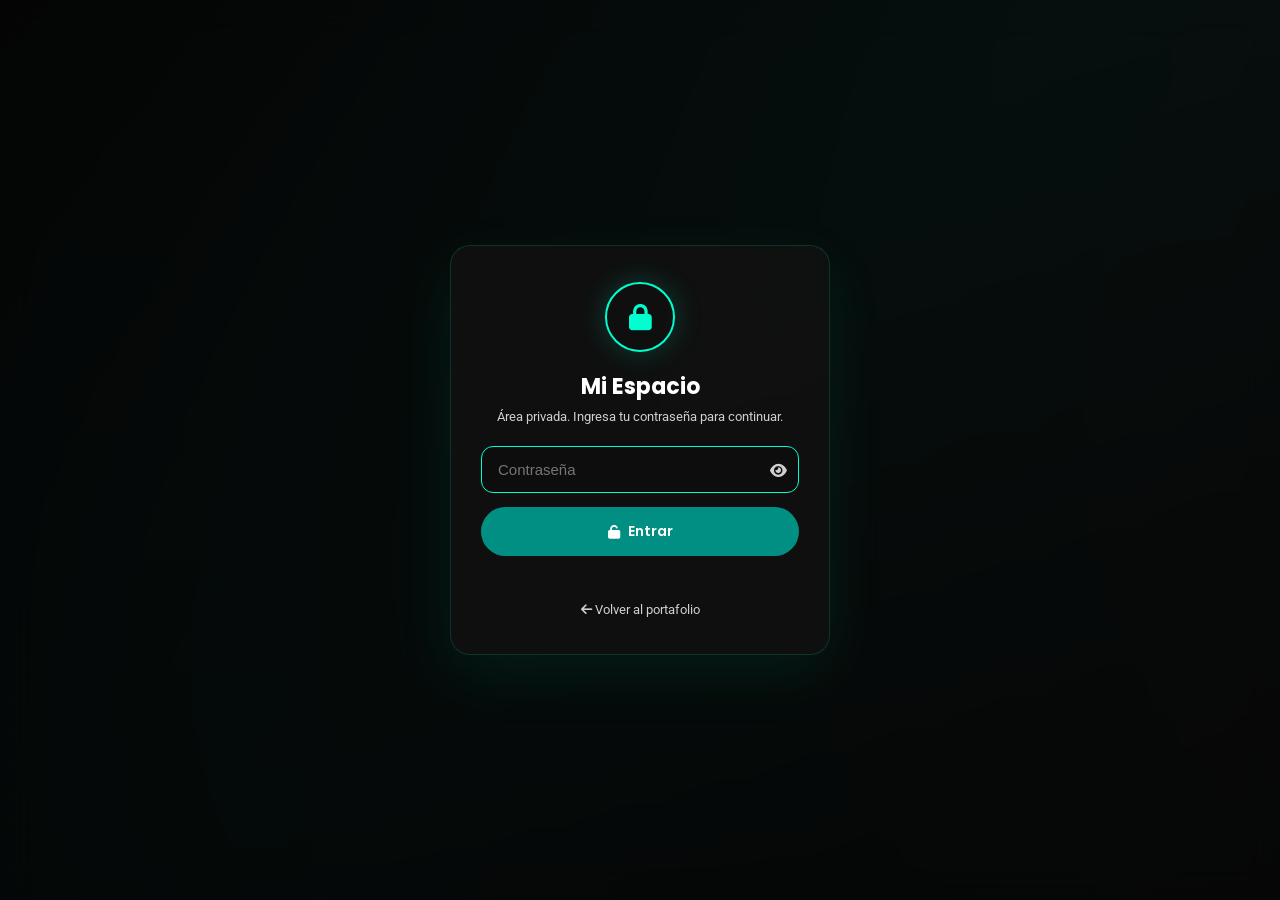
<file: privado.html>
<!DOCTYPE html>
<html lang="es">
<head>
<meta charset="UTF-8">
<meta name="viewport" content="width=device-width, initial-scale=1.0">
<meta name="robots" content="noindex, nofollow">
<title>Mi Espacio | Aldo DC</title>
<link href="https://fonts.googleapis.com/css2?family=Poppins:wght@400;600;700&family=Roboto:wght@300;400;500&display=swap" rel="stylesheet">
<link rel="stylesheet" href="https://cdnjs.cloudflare.com/ajax/libs/font-awesome/6.0.0/css/all.min.css">
<style>
:root{--accent:#00ffd0;--btn:#008f82;--btn-h:#00c7b4;--card:rgba(17,17,17,.72);--border:rgba(0,255,208,.15);--text:#cfcfcf;--h:'Poppins',sans-serif;--b:'Roboto',sans-serif;}
*{margin:0;padding:0;box-sizing:border-box;}
body{background:#050505;color:#fff;font-family:var(--b);min-height:100vh;overflow-x:hidden;}
button{font-family:var(--h);cursor:pointer;}

/* ── FONDO ── */
#bg{position:fixed;inset:0;z-index:-2;background:linear-gradient(135deg,#050505 0%,#0b2a27 50%,#1a1a1a 100%);background-size:cover;background-position:center;transition:background-image .6s;}
#bg-overlay{position:fixed;inset:0;z-index:-1;background:linear-gradient(180deg,rgba(0,0,0,.25),rgba(0,0,0,.65));}

/* ── BLOQUEO ── */
#lock{position:fixed;inset:0;z-index:100;display:flex;align-items:center;justify-content:center;padding:20px;background:rgba(5,5,5,.6);backdrop-filter:blur(18px);}
#lock.hidden{display:none;}
.lock-card{width:100%;max-width:380px;background:rgba(17,17,17,.9);border:1px solid var(--border);border-radius:20px;padding:36px 30px;text-align:center;box-shadow:0 20px 60px rgba(0,255,208,.08);}
.lock-icon{width:70px;height:70px;margin:0 auto 18px;border-radius:50%;border:2px solid var(--accent);display:flex;align-items:center;justify-content:center;font-size:26px;color:var(--accent);box-shadow:0 0 30px rgba(0,255,208,.2);}
.lock-card h1{font-family:var(--h);font-size:22px;margin-bottom:6px;}
.lock-card p{color:var(--text);font-size:13px;margin-bottom:22px;}
.pw-wrap{position:relative;margin-bottom:14px;}
.pw-wrap input{width:100%;background:#0d0d0d;border:1px solid var(--border);border-radius:12px;padding:14px 46px 14px 16px;color:#fff;font-size:15px;outline:none;transition:border-color .3s;}
.pw-wrap input:focus{border-color:var(--accent);}
.pw-toggle{position:absolute;right:12px;top:50%;transform:translateY(-50%);background:none;border:none;color:var(--text);font-size:15px;}
.btn{display:inline-flex;align-items:center;justify-content:center;gap:8px;padding:12px 22px;border-radius:50px;border:2px solid transparent;font-size:14px;font-weight:600;transition:all .3s;text-decoration:none;}
.btn-primary{background:var(--btn);color:#fff;}
.btn-primary:hover{background:var(--btn-h);transform:translateY(-2px);}
.btn-outline{background:transparent;border-color:var(--btn);color:var(--accent);}
.btn-outline:hover{background:var(--btn);color:#fff;}
.btn-ghost{background:rgba(255,255,255,.06);color:#fff;border-color:rgba(255,255,255,.1);}
.btn-ghost:hover{border-color:var(--accent);}
.btn-danger{background:transparent;border-color:rgba(255,95,86,.4);color:#ff7b73;}
.btn-danger:hover{background:rgba(255,95,86,.15);}
.btn-sm{padding:8px 14px;font-size:12px;}
.lock-card .btn{width:100%;}
.lock-error{color:#ff7b73;font-size:13px;min-height:18px;margin-top:12px;}
.shake{animation:shake .4s;}
@keyframes shake{0%,100%{transform:translateX(0)}25%{transform:translateX(-8px)}75%{transform:translateX(8px)}}
.lock-back{display:inline-block;margin-top:16px;color:var(--text);font-size:13px;text-decoration:none;}
.lock-back:hover{color:var(--accent);}

/* ── NAV ── */
nav{position:sticky;top:0;z-index:50;display:flex;justify-content:space-between;align-items:center;gap:12px;padding:14px 40px;background:rgba(5,5,5,.75);backdrop-filter:blur(12px);border-bottom:1px solid var(--border);}
.nav-logo{font-family:var(--h);font-weight:700;color:var(--accent);letter-spacing:2px;text-decoration:none;font-size:18px;}
.tabs{display:flex;gap:6px;background:rgba(255,255,255,.05);padding:4px;border-radius:50px;}
.tab{background:none;border:none;color:var(--text);padding:8px 18px;border-radius:50px;font-size:13px;font-weight:600;display:flex;align-items:center;gap:8px;transition:all .25s;}
.tab.active{background:var(--btn);color:#fff;}
.nav-actions{display:flex;gap:8px;}
.icon-btn{width:38px;height:38px;border-radius:50%;background:rgba(255,255,255,.06);border:1px solid rgba(255,255,255,.1);color:#fff;display:inline-flex;align-items:center;justify-content:center;transition:all .25s;text-decoration:none;font-size:14px;}
.icon-btn:hover{border-color:var(--accent);color:var(--accent);}

.panel{display:none;max-width:1150px;margin:0 auto;padding:40px 40px 60px;}
.panel.active{display:block;animation:fade .4s ease;}
@keyframes fade{from{opacity:0;transform:translateY(10px)}to{opacity:1;transform:none}}

/* ── MI ESPACIO ── */
.hero-space{min-height:calc(100vh - 180px);display:flex;flex-direction:column;justify-content:center;}
.clock{font-family:var(--h);font-size:88px;font-weight:700;line-height:1;text-shadow:0 4px 30px rgba(0,0,0,.5);}
.date{font-size:18px;color:var(--text);margin:8px 0 28px;text-transform:capitalize;}
.greet{font-family:var(--h);font-size:30px;font-weight:600;margin-bottom:6px;}
.greet span{color:var(--accent);}
.quote-box{max-width:620px;background:var(--card);backdrop-filter:blur(10px);border-left:3px solid var(--accent);border-radius:0 12px 12px 0;padding:16px 20px;margin:20px 0 28px;}
.quote-box p{font-style:italic;color:var(--text);line-height:1.7;outline:none;}
.quote-box small{display:block;margin-top:8px;font-size:11px;color:rgba(255,255,255,.4);}
.space-grid{display:grid;grid-template-columns:repeat(auto-fit,minmax(240px,1fr));gap:16px;}
.glass{background:var(--card);backdrop-filter:blur(10px);border:1px solid var(--border);border-radius:16px;padding:20px;}
.glass h3{font-family:var(--h);font-size:14px;margin-bottom:12px;display:flex;align-items:center;gap:8px;}
.glass h3 i{color:var(--accent);}
.stat-big{font-family:var(--h);font-size:34px;font-weight:700;color:var(--accent);}
.muted{color:var(--text);font-size:13px;}
.bg-actions{display:flex;flex-wrap:wrap;gap:8px;}
.recent-list{list-style:none;display:flex;flex-direction:column;gap:8px;}
.recent-list li{font-size:13px;color:var(--text);padding:8px 10px;background:rgba(255,255,255,.04);border-radius:8px;cursor:pointer;white-space:nowrap;overflow:hidden;text-overflow:ellipsis;}
.recent-list li:hover{color:#fff;background:rgba(0,255,208,.08);}

/* ── NOTAS ── */
.notes-head{display:flex;flex-wrap:wrap;gap:12px;justify-content:space-between;align-items:center;margin-bottom:24px;}
.notes-head h2{font-family:var(--h);font-size:26px;}
.notes-head h2 span{color:var(--accent);font-size:15px;margin-left:8px;}
.notes-tools{display:flex;flex-wrap:wrap;gap:8px;align-items:center;}
.search{position:relative;}
.search i{position:absolute;left:14px;top:50%;transform:translateY(-50%);color:var(--text);font-size:13px;}
.search input{background:var(--card);backdrop-filter:blur(10px);border:1px solid var(--border);border-radius:50px;padding:10px 16px 10px 38px;color:#fff;outline:none;width:220px;}
.search input:focus{border-color:var(--accent);}
.filters{display:flex;gap:6px;flex-wrap:wrap;margin-bottom:20px;}
.filter{background:var(--card);border:1px solid rgba(255,255,255,.1);color:var(--text);padding:6px 14px;border-radius:50px;font-size:12px;}
.filter.active{border-color:var(--accent);color:var(--accent);}
.notes-grid{display:grid;grid-template-columns:repeat(auto-fill,minmax(250px,1fr));gap:16px;}
.note{position:relative;background:var(--card);backdrop-filter:blur(10px);border:1px solid rgba(255,255,255,.08);border-top:4px solid var(--c,#00ffd0);border-radius:14px;padding:18px;display:flex;flex-direction:column;gap:8px;min-height:150px;cursor:pointer;transition:all .25s;}
.note:hover{transform:translateY(-4px);border-color:rgba(255,255,255,.18);border-top-color:var(--c);}
.note h4{font-family:var(--h);font-size:15px;padding-right:24px;word-break:break-word;}
.note p{font-size:13px;color:var(--text);line-height:1.6;white-space:pre-wrap;word-break:break-word;flex:1;display:-webkit-box;-webkit-line-clamp:6;-webkit-box-orient:vertical;overflow:hidden;}
.note .meta{display:flex;justify-content:space-between;align-items:center;font-size:11px;color:rgba(255,255,255,.4);}
.note .tag-cat{padding:2px 8px;border-radius:20px;background:rgba(255,255,255,.06);}
.note .pin{position:absolute;top:14px;right:14px;color:var(--accent);font-size:13px;}
.empty{grid-column:1/-1;text-align:center;padding:60px 20px;color:var(--text);}
.empty i{font-size:42px;color:var(--accent);margin-bottom:14px;display:block;opacity:.6;}

/* ── MODAL ── */
.modal{position:fixed;inset:0;z-index:90;display:none;align-items:center;justify-content:center;padding:20px;background:rgba(0,0,0,.7);backdrop-filter:blur(6px);}
.modal.open{display:flex;}
.modal-card{width:100%;max-width:560px;max-height:92vh;overflow:auto;background:#111;border:1px solid var(--border);border-radius:18px;padding:26px;}
.modal-card h3{font-family:var(--h);margin-bottom:18px;}
.field{display:flex;flex-direction:column;gap:6px;margin-bottom:14px;}
.field label{font-size:11px;font-family:var(--h);letter-spacing:1px;text-transform:uppercase;color:var(--text);}
.field input,.field textarea,.field select{background:#0d0d0d;border:1px solid var(--border);border-radius:10px;padding:12px 14px;color:#fff;font-family:var(--b);font-size:14px;outline:none;}
.field input:focus,.field textarea:focus,.field select:focus{border-color:var(--accent);}
.field textarea{min-height:180px;resize:vertical;line-height:1.6;}
.row{display:grid;grid-template-columns:1fr 1fr;gap:12px;}
.colors{display:flex;gap:8px;flex-wrap:wrap;padding-top:4px;}
.color{width:28px;height:28px;border-radius:50%;border:2px solid transparent;cursor:pointer;}
.color.sel{border-color:#fff;box-shadow:0 0 0 2px rgba(255,255,255,.2);}
.check{display:flex;align-items:center;gap:8px;font-size:13px;color:var(--text);margin-bottom:18px;cursor:pointer;}
.modal-actions{display:flex;flex-wrap:wrap;gap:8px;justify-content:space-between;}
.modal-actions div{display:flex;gap:8px;}

.toast{position:fixed;bottom:24px;left:50%;transform:translateX(-50%) translateY(80px);background:#111;border:1px solid var(--accent);color:#fff;padding:12px 20px;border-radius:50px;font-size:13px;z-index:200;transition:transform .3s;}
.toast.show{transform:translateX(-50%) translateY(0);}

@media(max-width:768px){
  nav{padding:12px 16px;flex-wrap:wrap;}
  .tabs{order:3;width:100%;justify-content:center;}
  .panel{padding:28px 16px 50px;}
  .clock{font-size:60px;}
  .greet{font-size:24px;}
  .search input{width:100%;}
  .search,.notes-tools{width:100%;}
  .row{grid-template-columns:1fr;}
}
</style>
</head>
<body>

<div id="bg"></div><div id="bg-overlay"></div>

<!-- ══ PANTALLA DE CONTRASEÑA ══ -->
<div id="lock">
  <form class="lock-card" id="lock-form" autocomplete="off">
    <div class="lock-icon"><i class="fas fa-lock"></i></div>
    <h1>Mi Espacio</h1>
    <p>Área privada. Ingresa tu contraseña para continuar.</p>
    <div class="pw-wrap">
      <input type="password" id="pw" placeholder="Contraseña" autofocus>
      <button type="button" class="pw-toggle" onclick="togglePw('pw',this)"><i class="fas fa-eye"></i></button>
    </div>
    <button type="submit" class="btn btn-primary"><i class="fas fa-unlock"></i> Entrar</button>
    <div class="lock-error" id="lock-error"></div>
    <a href="index.html" class="lock-back"><i class="fas fa-arrow-left"></i> Volver al portafolio</a>
  </form>
</div>

<!-- ══ CONTENIDO PRIVADO ══ -->
<div id="app" hidden>
  <nav>
    <a href="index.html" class="nav-logo">ALDO DC</a>
    <div class="tabs">
      <button class="tab active" data-tab="espacio"><i class="fas fa-home"></i> Mi espacio</button>
      <button class="tab" data-tab="notas"><i class="fas fa-sticky-note"></i> Notas</button>
    </div>
    <div class="nav-actions">
      <button class="icon-btn" title="Cambiar contraseña" onclick="openModal('pw-modal')"><i class="fas fa-key"></i></button>
      <button class="icon-btn" title="Bloquear" onclick="bloquear()"><i class="fas fa-lock"></i></button>
      <a class="icon-btn" title="Volver al portafolio" href="index.html"><i class="fas fa-arrow-left"></i></a>
    </div>
  </nav>

  <!-- APARTADO 1: ESPACIO CON FONDO -->
  <section class="panel active" id="espacio">
    <div class="hero-space">
      <div class="clock" id="clock">00:00</div>
      <div class="date" id="date"></div>
      <div class="greet" id="greet">Hola, <span>Aldo</span></div>
      <div class="quote-box">
        <p id="frase" contenteditable="true" spellcheck="false">Escribe aquí tu frase o meta del momento…</p>
        <small><i class="fas fa-pen"></i> Haz clic en el texto para editarlo · se guarda solo</small>
      </div>
      <div class="space-grid">
        <div class="glass">
          <h3><i class="fas fa-image"></i> Imagen de fondo</h3>
          <p class="muted" style="margin-bottom:12px">Sube cualquier foto; se guarda en este navegador.</p>
          <div class="bg-actions">
            <label class="btn btn-primary btn-sm"><i class="fas fa-upload"></i> Cambiar fondo
              <input type="file" accept="image/*" id="bg-file" hidden>
            </label>
            <button class="btn btn-ghost btn-sm" onclick="resetBg()"><i class="fas fa-undo"></i> Original</button>
          </div>
        </div>
        <div class="glass">
          <h3><i class="fas fa-sticky-note"></i> Mis notas</h3>
          <div class="stat-big" id="count-notes">0</div>
          <p class="muted" id="count-pinned">0 fijadas</p>
        </div>
        <div class="glass">
          <h3><i class="fas fa-clock"></i> Recientes</h3>
          <ul class="recent-list" id="recent"></ul>
        </div>
      </div>
    </div>
  </section>

  <!-- APARTADO 2: NOTAS -->
  <section class="panel" id="notas">
    <div class="notes-head">
      <h2>Mis Notas<span id="notes-total"></span></h2>
      <div class="notes-tools">
        <div class="search"><i class="fas fa-search"></i><input id="search" placeholder="Buscar notas…"></div>
        <button class="btn btn-primary btn-sm" onclick="nuevaNota()"><i class="fas fa-plus"></i> Nueva nota</button>
        <button class="btn btn-ghost btn-sm" onclick="exportar()" title="Descargar copia de seguridad"><i class="fas fa-download"></i></button>
        <label class="btn btn-ghost btn-sm" title="Importar copia de seguridad"><i class="fas fa-file-import"></i><input type="file" accept="application/json" id="import-file" hidden></label>
      </div>
    </div>
    <div class="filters" id="filters"></div>
    <div class="notes-grid" id="notes-grid"></div>
  </section>
</div>

<!-- MODAL NOTA -->
<div class="modal" id="note-modal" onclick="if(event.target===this)closeModal('note-modal')">
  <form class="modal-card" id="note-form">
    <h3 id="note-modal-title">Nueva nota</h3>
    <div class="field"><label>Título</label><input id="n-title" maxlength="80" placeholder="Ej: Ideas para el portafolio" required></div>
    <div class="field"><label>Contenido</label><textarea id="n-body" placeholder="Escribe tu nota…"></textarea></div>
    <div class="row">
      <div class="field"><label>Categoría</label>
        <select id="n-cat">
          <option>Personal</option><option>Trabajo</option><option>Estudios</option><option>Ideas</option><option>Pendientes</option>
        </select>
      </div>
      <div class="field"><label>Color</label><div class="colors" id="n-colors"></div></div>
    </div>
    <label class="check"><input type="checkbox" id="n-pin"> <i class="fas fa-thumbtack"></i> Fijar arriba</label>
    <div class="modal-actions">
      <button type="button" class="btn btn-danger btn-sm" id="n-delete"><i class="fas fa-trash"></i> Eliminar</button>
      <div>
        <button type="button" class="btn btn-ghost btn-sm" onclick="closeModal('note-modal')">Cancelar</button>
        <button type="submit" class="btn btn-primary btn-sm"><i class="fas fa-save"></i> Guardar</button>
      </div>
    </div>
  </form>
</div>

<!-- MODAL CONTRASEÑA -->
<div class="modal" id="pw-modal" onclick="if(event.target===this)closeModal('pw-modal')">
  <form class="modal-card" id="pw-form" style="max-width:400px">
    <h3><i class="fas fa-key" style="color:var(--accent)"></i> Cambiar contraseña</h3>
    <div class="field"><label>Contraseña actual</label><input type="password" id="pw-old" required></div>
    <div class="field"><label>Nueva contraseña</label><input type="password" id="pw-new" minlength="6" required></div>
    <div class="field"><label>Repetir nueva</label><input type="password" id="pw-new2" minlength="6" required></div>
    <p class="muted" style="margin-bottom:16px;font-size:12px">El cambio se guarda en este navegador.</p>
    <div class="modal-actions"><span></span><div>
      <button type="button" class="btn btn-ghost btn-sm" onclick="closeModal('pw-modal')">Cancelar</button>
      <button type="submit" class="btn btn-primary btn-sm">Guardar</button>
    </div></div>
  </form>
</div>

<div class="toast" id="toast"></div>

<script>
/* ════════════ CONFIGURACIÓN ════════════
   Contraseña por defecto: Aldo#2026
   Para cambiarla en el código, pon aquí el SHA-256 de tu nueva clave
   (puedes generarlo desde el botón 🔑 dentro de la página y luego verlo en la consola).
   Imagen de fondo por defecto: visual/fondo.jpg (si no existe, se usa un degradado). */
const DEFAULT_HASH = 'e33000bbedfb9437feaa118eeb713a9ae036a15b70dcac9e1771e141f58fb0a4';
const DEFAULT_BG   = 'visual/fondo.jpg';
const AUTO_LOCK_MIN = 15;   // se bloquea tras 15 min sin actividad

const K = { hash:'aldo_pw_hash', notes:'aldo_notes', bg:'aldo_bg', frase:'aldo_frase', sess:'aldo_unlocked' };
const COLORS = ['#00ffd0','#f2c811','#ff7b73','#777bb4','#25d366','#4fa3ff','#ff9f43'];

/* ── Almacenamiento seguro ── */
const store = {
  get(k, def=null){ try{ const v=localStorage.getItem(k); return v===null?def:v; }catch(e){ return def; } },
  set(k, v){ try{ localStorage.setItem(k, v); return true; }catch(e){ toast('No se pudo guardar (almacenamiento lleno)'); return false; } },
  del(k){ try{ localStorage.removeItem(k); }catch(e){} }
};
const sess = {
  get(){ try{ return sessionStorage.getItem(K.sess)==='1'; }catch(e){ return false; } },
  set(v){ try{ v?sessionStorage.setItem(K.sess,'1'):sessionStorage.removeItem(K.sess); }catch(e){} }
};

async function sha256(txt){
  const buf = await crypto.subtle.digest('SHA-256', new TextEncoder().encode(txt));
  return [...new Uint8Array(buf)].map(b=>b.toString(16).padStart(2,'0')).join('');
}
const currentHash = () => store.get(K.hash) || DEFAULT_HASH;

/* ── Bloqueo ── */
let intentos = 0;
document.getElementById('lock-form').addEventListener('submit', async e => {
  e.preventDefault();
  const input = document.getElementById('pw'), err = document.getElementById('lock-error');
  if (intentos >= 5) return;
  if (await sha256(input.value) === currentHash()) {
    sess.set(true); desbloquear();
  } else {
    intentos++;
    input.value=''; e.target.classList.remove('shake'); void e.target.offsetWidth; e.target.classList.add('shake');
    if (intentos >= 5) {
      err.textContent = 'Demasiados intentos. Espera 30 segundos.';
      setTimeout(()=>{ intentos=0; err.textContent=''; }, 30000);
    } else err.textContent = 'Contraseña incorrecta (' + intentos + '/5)';
  }
});
function desbloquear(){
  document.getElementById('lock').classList.add('hidden');
  document.getElementById('app').hidden = false;
  document.getElementById('pw').value='';
  renderTodo(); resetIdle();
}
function bloquear(){
  sess.set(false);
  document.getElementById('app').hidden = true;
  document.getElementById('lock').classList.remove('hidden');
  document.querySelectorAll('.modal.open').forEach(m=>m.classList.remove('open'));
  setTimeout(()=>document.getElementById('pw').focus(), 50);
}
function togglePw(id, btn){
  const i=document.getElementById(id); i.type = i.type==='password'?'text':'password';
  btn.innerHTML = i.type==='password'?'<i class="fas fa-eye"></i>':'<i class="fas fa-eye-slash"></i>';
}
let idleT;
function resetIdle(){ clearTimeout(idleT); if(!document.getElementById('app').hidden) idleT=setTimeout(bloquear, AUTO_LOCK_MIN*60000); }
['click','keydown','mousemove','touchstart'].forEach(ev=>document.addEventListener(ev, resetIdle, {passive:true}));

/* ── Cambiar contraseña ── */
document.getElementById('pw-form').addEventListener('submit', async e=>{
  e.preventDefault();
  const o=pwOld.value, n=pwNew.value, n2=pwNew2.value;
  if (await sha256(o) !== currentHash()) return toast('La contraseña actual no es correcta');
  if (n !== n2) return toast('Las contraseñas nuevas no coinciden');
  const h = await sha256(n);
  store.set(K.hash, h);
  console.log('Nuevo hash (pégalo en DEFAULT_HASH para que valga en todos tus dispositivos):', h);
  e.target.reset(); closeModal('pw-modal'); toast('Contraseña actualizada');
});
const pwOld=document.getElementById('pw-old'), pwNew=document.getElementById('pw-new'), pwNew2=document.getElementById('pw-new2');

/* ── Pestañas ── */
document.querySelectorAll('.tab').forEach(t=>t.addEventListener('click',()=>irA(t.dataset.tab)));
function irA(id){
  document.querySelectorAll('.tab').forEach(x=>x.classList.toggle('active', x.dataset.tab===id));
  document.querySelectorAll('.panel').forEach(p=>p.classList.toggle('active', p.id===id));
}

/* ── Fondo ── */
function aplicarFondo(){
  const custom = store.get(K.bg);
  const bg = document.getElementById('bg');
  if (custom) { bg.style.backgroundImage = `url("${custom}")`; return; }
  const img = new Image();
  img.onload = ()=> bg.style.backgroundImage = `url("${DEFAULT_BG}")`;
  img.onerror = ()=> bg.style.backgroundImage = '';
  img.src = DEFAULT_BG;
}
document.getElementById('bg-file').addEventListener('change', e=>{
  const f = e.target.files[0]; if(!f) return;
  const reader = new FileReader();
  reader.onload = ev=>{
    const img = new Image();
    img.onload = ()=>{
      // Redimensiona y comprime para que quepa en el almacenamiento del navegador
      const max = 1920, s = Math.min(1, max/Math.max(img.width,img.height));
      const c = document.createElement('canvas'); c.width=Math.round(img.width*s); c.height=Math.round(img.height*s);
      c.getContext('2d').drawImage(img,0,0,c.width,c.height);
      let q=.82, data=c.toDataURL('image/jpeg', q);
      while (data.length > 3_000_000 && q > .4) { q-=.1; data=c.toDataURL('image/jpeg', q); }
      if (store.set(K.bg, data)) { aplicarFondo(); toast('Fondo actualizado'); }
    };
    img.src = ev.target.result;
  };
  reader.readAsDataURL(f); e.target.value='';
});
function resetBg(){ store.del(K.bg); aplicarFondo(); toast('Fondo original restaurado'); }

/* ── Reloj y saludo ── */
function tick(){
  const d = new Date(), h = d.getHours();
  document.getElementById('clock').textContent = d.toLocaleTimeString('es-PE',{hour:'2-digit',minute:'2-digit'});
  document.getElementById('date').textContent = d.toLocaleDateString('es-PE',{weekday:'long',day:'numeric',month:'long',year:'numeric'});
  const s = h<12?'Buenos días':h<19?'Buenas tardes':'Buenas noches';
  document.getElementById('greet').innerHTML = `${s}, <span>Aldo</span>`;
}
setInterval(tick, 1000); tick();

/* ── Frase editable ── */
const frase = document.getElementById('frase');
frase.textContent = store.get(K.frase, frase.textContent);
frase.addEventListener('input', ()=> store.set(K.frase, frase.textContent));

/* ── Notas ── */
let notas = [], filtro = 'Todas', editId = null, colorSel = COLORS[0];
try { notas = JSON.parse(store.get(K.notes,'[]')) || []; } catch(e){ notas = []; }
const guardar = ()=> store.set(K.notes, JSON.stringify(notas));
const esc = s => s.replace(/[&<>"']/g, c=>({'&':'&amp;','<':'&lt;','>':'&gt;','"':'&quot;',"'":'&#39;'}[c]));
const fecha = t => new Date(t).toLocaleDateString('es-PE',{day:'2-digit',month:'short'});

function renderTodo(){ aplicarFondo(); renderNotas(); renderResumen(); }

function renderFiltros(){
  const cats = ['Todas', ...new Set(notas.map(n=>n.cat))];
  if (!cats.includes(filtro)) filtro='Todas';
  document.getElementById('filters').innerHTML = cats.map(c=>
    `<button class="filter ${c===filtro?'active':''}" data-c="${esc(c)}">${esc(c)}</button>`).join('');
  document.querySelectorAll('.filter').forEach(b=>b.onclick=()=>{ filtro=b.dataset.c; renderNotas(); });
}
function renderNotas(){
  renderFiltros();
  const q = document.getElementById('search').value.toLowerCase().trim();
  const lista = notas
    .filter(n => (filtro==='Todas'||n.cat===filtro) && (!q || (n.title+' '+n.body).toLowerCase().includes(q)))
    .sort((a,b)=> (b.pin-a.pin) || (b.updated-a.updated));
  document.getElementById('notes-total').textContent = notas.length ? `(${notas.length})` : '';
  const grid = document.getElementById('notes-grid');
  grid.innerHTML = lista.length ? lista.map(n=>`
    <div class="note" style="--c:${n.color}" data-id="${n.id}">
      ${n.pin?'<i class="fas fa-thumbtack pin"></i>':''}
      <h4>${esc(n.title)}</h4>
      <p>${esc(n.body)}</p>
      <div class="meta"><span class="tag-cat">${esc(n.cat)}</span><span>${fecha(n.updated)}</span></div>
    </div>`).join('')
    : `<div class="empty"><i class="fas fa-sticky-note"></i>${notas.length?'No hay notas que coincidan.':'Aún no tienes notas. ¡Crea la primera!'}</div>`;
  grid.querySelectorAll('.note').forEach(el=>el.onclick=()=>editarNota(el.dataset.id));
  renderResumen();
}
function renderResumen(){
  document.getElementById('count-notes').textContent = notas.length;
  document.getElementById('count-pinned').textContent = notas.filter(n=>n.pin).length + ' fijadas';
  const rec = [...notas].sort((a,b)=>b.updated-a.updated).slice(0,4);
  const ul = document.getElementById('recent');
  ul.innerHTML = rec.length ? rec.map(n=>`<li data-id="${n.id}"><i class="fas fa-circle" style="color:${n.color};font-size:7px;margin-right:8px"></i>${esc(n.title)}</li>`).join('')
    : '<li style="cursor:default">Sin notas todavía</li>';
  ul.querySelectorAll('li[data-id]').forEach(li=>li.onclick=()=>{ irA('notas'); editarNota(li.dataset.id); });
}
document.getElementById('search').addEventListener('input', renderNotas);

function pintarColores(){
  document.getElementById('n-colors').innerHTML = COLORS.map(c=>`<span class="color ${c===colorSel?'sel':''}" style="background:${c}" data-c="${c}"></span>`).join('');
  document.querySelectorAll('#n-colors .color').forEach(s=>s.onclick=()=>{ colorSel=s.dataset.c; pintarColores(); });
}
function nuevaNota(){
  editId=null; colorSel=COLORS[0];
  document.getElementById('note-form').reset();
  document.getElementById('note-modal-title').textContent='Nueva nota';
  document.getElementById('n-delete').style.visibility='hidden';
  pintarColores(); openModal('note-modal'); document.getElementById('n-title').focus();
}
function editarNota(id){
  const n = notas.find(x=>x.id===id); if(!n) return;
  editId=id; colorSel=n.color;
  document.getElementById('n-title').value=n.title;
  document.getElementById('n-body').value=n.body;
  document.getElementById('n-cat').value=n.cat;
  document.getElementById('n-pin').checked=n.pin;
  document.getElementById('note-modal-title').textContent='Editar nota';
  document.getElementById('n-delete').style.visibility='visible';
  pintarColores(); openModal('note-modal');
}
document.getElementById('note-form').addEventListener('submit', e=>{
  e.preventDefault();
  const data = {
    title: document.getElementById('n-title').value.trim() || 'Sin título',
    body: document.getElementById('n-body').value,
    cat: document.getElementById('n-cat').value,
    pin: document.getElementById('n-pin').checked,
    color: colorSel, updated: Date.now()
  };
  if (editId) Object.assign(notas.find(n=>n.id===editId), data);
  else notas.push({ id: Date.now().toString(36)+Math.random().toString(36).slice(2,6), created: Date.now(), ...data });
  guardar(); closeModal('note-modal'); renderNotas(); toast('Nota guardada');
});
document.getElementById('n-delete').onclick = ()=>{
  if (!editId || !confirm('¿Eliminar esta nota?')) return;
  notas = notas.filter(n=>n.id!==editId); guardar(); closeModal('note-modal'); renderNotas(); toast('Nota eliminada');
};

/* ── Copia de seguridad ── */
function exportar(){
  const blob = new Blob([JSON.stringify({notas, frase: frase.textContent}, null, 2)], {type:'application/json'});
  const a = document.createElement('a'); a.href = URL.createObjectURL(blob);
  a.download = 'mis-notas-' + new Date().toISOString().slice(0,10) + '.json'; a.click();
  URL.revokeObjectURL(a.href); toast('Copia descargada');
}
document.getElementById('import-file').addEventListener('change', e=>{
  const f=e.target.files[0]; if(!f) return;
  f.text().then(t=>{
    const d = JSON.parse(t);
    const nuevas = Array.isArray(d) ? d : d.notas;
    if (!Array.isArray(nuevas)) throw 0;
    const ids = new Set(notas.map(n=>n.id));
    nuevas.forEach(n=>{ if(n && n.id && !ids.has(n.id)) notas.push(n); });
    if (d.frase) { frase.textContent=d.frase; store.set(K.frase,d.frase); }
    guardar(); renderNotas(); toast('Notas importadas');
  }).catch(()=>toast('Archivo no válido'));
  e.target.value='';
});

/* ── Utilidades ── */
function openModal(id){ document.getElementById(id).classList.add('open'); }
function closeModal(id){ document.getElementById(id).classList.remove('open'); }
document.addEventListener('keydown', e=>{ if(e.key==='Escape') document.querySelectorAll('.modal.open').forEach(m=>m.classList.remove('open')); });
let toastT;
function toast(msg){ const t=document.getElementById('toast'); t.textContent=msg; t.classList.add('show'); clearTimeout(toastT); toastT=setTimeout(()=>t.classList.remove('show'),2200); }

/* ── Inicio ── */
if (sess.get()) desbloquear();
</script>
</body>
</html>
</file>
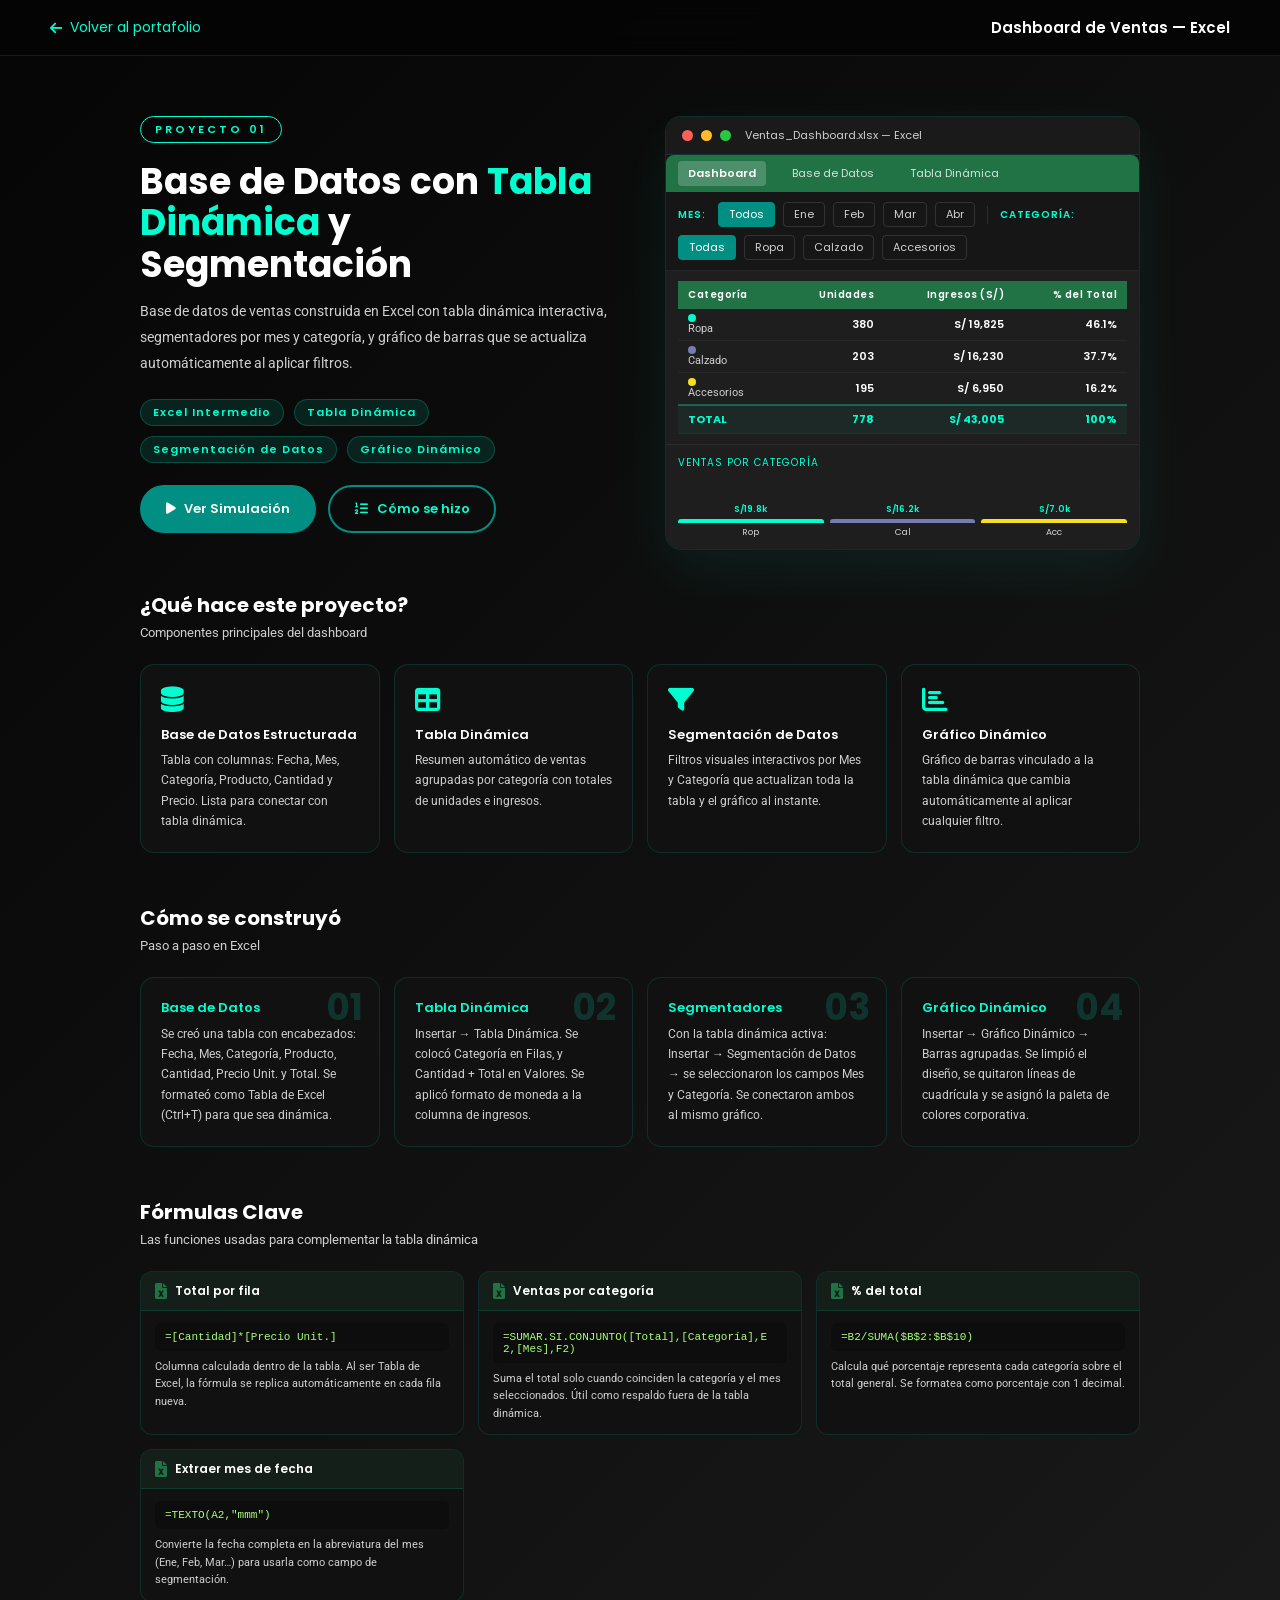
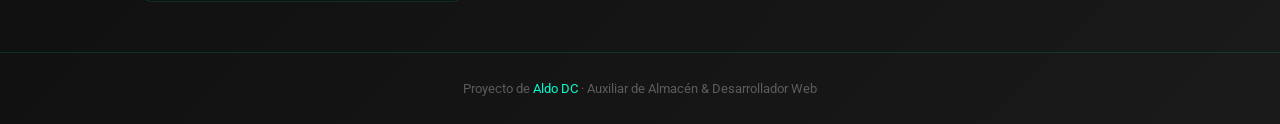
<file: proyectos/dashboard.html>
<!DOCTYPE html>
<html lang="es">
<head>
<meta charset="UTF-8">
<meta name="viewport" content="width=device-width, initial-scale=1.0">
<title>Dashboard de Ventas | Aldo DC</title>
<link href="https://fonts.googleapis.com/css2?family=Poppins:wght@400;600;700&family=Roboto:wght@300;400;500&display=swap" rel="stylesheet">
<link rel="stylesheet" href="https://cdnjs.cloudflare.com/ajax/libs/font-awesome/6.0.0/css/all.min.css">
<link rel="stylesheet" href="../css/style2.css">
</head>
<body>

<nav>
  <a href="../index.html" class="nav-back"><i class="fas fa-arrow-left"></i> Volver al portafolio</a>
  <span class="nav-title">Dashboard de Ventas — Excel</span>
</nav>

<div class="hero">
  <div>
    <span class="badge">PROYECTO 01</span>
    <h1>Base de Datos con <span>Tabla Dinámica</span> y Segmentación</h1>
    <p class="desc">
      Base de datos de ventas construida en Excel con tabla dinámica interactiva, segmentadores por mes y categoría, y gráfico de barras que se actualiza automáticamente al aplicar filtros.
    </p>
    <div class="tags">
      <span class="tag">Excel Intermedio</span>
      <span class="tag">Tabla Dinámica</span>
      <span class="tag">Segmentación de Datos</span>
      <span class="tag">Gráfico Dinámico</span>
    </div>
    <div class="btn-group">
      <a href="#demo" class="btn btn-primary"><i class="fas fa-play"></i> Ver Simulación</a>
      <a href="#pasos" class="btn btn-outline"><i class="fas fa-list-ol"></i> Cómo se hizo</a>
    </div>
  </div>

  <!-- SIMULADOR EXCEL INTERACTIVO -->
  <div class="demo-window" id="demo">
    <div class="demo-bar">
      <div class="dot dot-r"></div><div class="dot dot-y"></div><div class="dot dot-g"></div>
      <span class="demo-title">Ventas_Dashboard.xlsx — Excel</span>
    </div>
    <div class="demo-body" style="padding:0;">
      <div class="xl-ribbon">
        <span class="xl-tab active">Dashboard</span>
        <span class="xl-tab">Base de Datos</span>
        <span class="xl-tab">Tabla Dinámica</span>
      </div>
      <div class="xl-sheet">

        <!-- SEGMENTADORES -->
        <div class="seg-row">
          <span class="seg-title">Mes:</span>
          <button class="seg-btn active" onclick="filtrar('mes','Todos',this)">Todos</button>
          <button class="seg-btn" onclick="filtrar('mes','Ene',this)">Ene</button>
          <button class="seg-btn" onclick="filtrar('mes','Feb',this)">Feb</button>
          <button class="seg-btn" onclick="filtrar('mes','Mar',this)">Mar</button>
          <button class="seg-btn" onclick="filtrar('mes','Abr',this)">Abr</button>
          <div class="seg-divider"></div>
          <span class="seg-title">Categoría:</span>
          <button class="seg-btn active" onclick="filtrar('cat','Todas',this)">Todas</button>
          <button class="seg-btn" onclick="filtrar('cat','Ropa',this)">Ropa</button>
          <button class="seg-btn" onclick="filtrar('cat','Calzado',this)">Calzado</button>
          <button class="seg-btn" onclick="filtrar('cat','Accesorios',this)">Accesorios</button>
        </div>

        <!-- TABLA DINÁMICA -->
        <div class="pivot-wrap">
          <table class="pivot-table" id="pivot">
            <thead>
              <tr>
                <th>Categoría</th>
                <th class="num">Unidades</th>
                <th class="num">Ingresos (S/)</th>
                <th class="num">% del Total</th>
              </tr>
            </thead>
            <tbody id="pivot-body"></tbody>
            <tfoot>
              <tr class="total" id="pivot-total"></tr>
            </tfoot>
          </table>
        </div>

        <!-- GRÁFICO BARRAS -->
        <div class="chart-area">
          <div class="chart-title">Ventas por Categoría</div>
          <div class="bars-row" id="chart-bars"></div>
        </div>

      </div>
    </div>
  </div>
</div>

<!-- FUNCIONALIDADES -->
<div class="section">
  <div class="sec-title">¿Qué hace este proyecto?</div>
  <div class="sec-sub">Componentes principales del dashboard</div>
  <div class="features">
    <div class="feat">
      <div class="feat-icon"><i class="fas fa-database"></i></div>
      <h3>Base de Datos Estructurada</h3>
      <p>Tabla con columnas: Fecha, Mes, Categoría, Producto, Cantidad y Precio. Lista para conectar con tabla dinámica.</p>
    </div>
    <div class="feat">
      <div class="feat-icon"><i class="fas fa-table"></i></div>
      <h3>Tabla Dinámica</h3>
      <p>Resumen automático de ventas agrupadas por categoría con totales de unidades e ingresos.</p>
    </div>
    <div class="feat">
      <div class="feat-icon"><i class="fas fa-filter"></i></div>
      <h3>Segmentación de Datos</h3>
      <p>Filtros visuales interactivos por Mes y Categoría que actualizan toda la tabla y el gráfico al instante.</p>
    </div>
    <div class="feat">
      <div class="feat-icon"><i class="fas fa-chart-bar"></i></div>
      <h3>Gráfico Dinámico</h3>
      <p>Gráfico de barras vinculado a la tabla dinámica que cambia automáticamente al aplicar cualquier filtro.</p>
    </div>
  </div>
</div>

<!-- PASOS -->
<div class="section" id="pasos">
  <div class="sec-title">Cómo se construyó</div>
  <div class="sec-sub">Paso a paso en Excel</div>
  <div class="steps">
    <div class="step">
      <div class="step-num">01</div>
      <h3>Base de Datos</h3>
      <p>Se creó una tabla con encabezados: Fecha, Mes, Categoría, Producto, Cantidad, Precio Unit. y Total. Se formateó como Tabla de Excel (Ctrl+T) para que sea dinámica.</p>
    </div>
    <div class="step">
      <div class="step-num">02</div>
      <h3>Tabla Dinámica</h3>
      <p>Insertar → Tabla Dinámica. Se colocó Categoría en Filas, y Cantidad + Total en Valores. Se aplicó formato de moneda a la columna de ingresos.</p>
    </div>
    <div class="step">
      <div class="step-num">03</div>
      <h3>Segmentadores</h3>
      <p>Con la tabla dinámica activa: Insertar → Segmentación de Datos → se seleccionaron los campos Mes y Categoría. Se conectaron ambos al mismo gráfico.</p>
    </div>
    <div class="step">
      <div class="step-num">04</div>
      <h3>Gráfico Dinámico</h3>
      <p>Insertar → Gráfico Dinámico → Barras agrupadas. Se limpió el diseño, se quitaron líneas de cuadrícula y se asignó la paleta de colores corporativa.</p>
    </div>
  </div>
</div>

<!-- FÓRMULAS -->
<div class="section">
  <div class="sec-title">Fórmulas Clave</div>
  <div class="sec-sub">Las funciones usadas para complementar la tabla dinámica</div>
  <div class="formulas">
    <div class="formula-card">
      <div class="formula-head"><i class="fas fa-file-excel"></i><span>Total por fila</span></div>
      <div class="formula-body">
        <div class="formula-code">=[Cantidad]*[Precio Unit.]</div>
        <div class="formula-desc">Columna calculada dentro de la tabla. Al ser Tabla de Excel, la fórmula se replica automáticamente en cada fila nueva.</div>
      </div>
    </div>
    <div class="formula-card">
      <div class="formula-head"><i class="fas fa-file-excel"></i><span>Ventas por categoría</span></div>
      <div class="formula-body">
        <div class="formula-code">=SUMAR.SI.CONJUNTO([Total],[Categoría],E2,[Mes],F2)</div>
        <div class="formula-desc">Suma el total solo cuando coinciden la categoría y el mes seleccionados. Útil como respaldo fuera de la tabla dinámica.</div>
      </div>
    </div>
    <div class="formula-card">
      <div class="formula-head"><i class="fas fa-file-excel"></i><span>% del total</span></div>
      <div class="formula-body">
        <div class="formula-code">=B2/SUMA($B$2:$B$10)</div>
        <div class="formula-desc">Calcula qué porcentaje representa cada categoría sobre el total general. Se formatea como porcentaje con 1 decimal.</div>
      </div>
    </div>
    <div class="formula-card">
      <div class="formula-head"><i class="fas fa-file-excel"></i><span>Extraer mes de fecha</span></div>
      <div class="formula-body">
        <div class="formula-code">=TEXTO(A2,"mmm")</div>
        <div class="formula-desc">Convierte la fecha completa en la abreviatura del mes (Ene, Feb, Mar…) para usarla como campo de segmentación.</div>
      </div>
    </div>
  </div>
</div>

<footer>
  Proyecto de <a href="../index.html">Aldo DC</a> · Auxiliar de Almacén & Desarrollador Web
</footer>

<script>
// ── DATOS BASE
const DATOS = [
  { mes:'Ene', cat:'Ropa',        prod:'Polo básico',    und:120, ing:3600 },
  { mes:'Ene', cat:'Calzado',     prod:'Zapatillas',     und:45,  ing:4050 },
  { mes:'Ene', cat:'Accesorios',  prod:'Mochila',        und:30,  ing:1500 },
  { mes:'Feb', cat:'Ropa',        prod:'Jeans',          und:95,  ing:5225 },
  { mes:'Feb', cat:'Calzado',     prod:'Botas',          und:38,  ing:4180 },
  { mes:'Feb', cat:'Accesorios',  prod:'Cinturón',       und:60,  ing:1800 },
  { mes:'Mar', cat:'Ropa',        prod:'Casaca',         und:55,  ing:6600 },
  { mes:'Mar', cat:'Calzado',     prod:'Sandalias',      und:70,  ing:3500 },
  { mes:'Mar', cat:'Accesorios',  prod:'Gorra',          und:80,  ing:2400 },
  { mes:'Abr', cat:'Ropa',        prod:'Polo deportivo', und:110, ing:4400 },
  { mes:'Abr', cat:'Calzado',     prod:'Zapatillas',     und:50,  ing:4500 },
  { mes:'Abr', cat:'Accesorios',  prod:'Mochila',        und:25,  ing:1250 },
];

const COLORES = { Ropa:'#00ffd0', Calzado:'#777bb4', Accesorios:'#f7df1e' };

let filtroMes = 'Todos', filtroCat = 'Todas';

function filtrar(tipo, valor, btn) {
  // Actualizar estado de botones del mismo grupo
  btn.closest('.seg-row').querySelectorAll('.seg-btn').forEach(b => {
    if (b.onclick && b.onclick.toString().includes(`'${tipo}'`)) b.classList.remove('active');
  });
  btn.classList.add('active');
  if (tipo === 'mes') filtroMes = valor;
  else filtroCat = valor;
  renderTabla();
}

function renderTabla() {
  const datos = DATOS.filter(d =>
    (filtroMes === 'Todos' || d.mes === filtroMes) &&
    (filtroCat === 'Todas' || d.cat === filtroCat)
  );

  // Agrupar por categoría
  const grupos = {};
  datos.forEach(d => {
    if (!grupos[d.cat]) grupos[d.cat] = { und:0, ing:0 };
    grupos[d.cat].und += d.und;
    grupos[d.cat].ing += d.ing;
  });

  const totalUnd = Object.values(grupos).reduce((a,g) => a + g.und, 0);
  const totalIng = Object.values(grupos).reduce((a,g) => a + g.ing, 0);

  // Tabla
  const tbody = document.getElementById('pivot-body');
  tbody.innerHTML = Object.entries(grupos).map(([cat, g]) => `
    <tr>
      <td><div class="cat-cell"><div class="cat-dot" style="background:${COLORES[cat]||'#888'}"></div>${cat}</div></td>
      <td class="num">${g.und.toLocaleString()}</td>
      <td class="num">S/ ${g.ing.toLocaleString()}</td>
      <td class="num">${totalIng ? ((g.ing/totalIng)*100).toFixed(1)+'%' : '—'}</td>
    </tr>`).join('') || '<tr><td colspan="4" style="text-align:center;color:#555;padding:16px">Sin datos</td></tr>';

  document.getElementById('pivot-total').innerHTML = `
    <td><strong>TOTAL</strong></td>
    <td class="num"><strong>${totalUnd.toLocaleString()}</strong></td>
    <td class="num"><strong>S/ ${totalIng.toLocaleString()}</strong></td>
    <td class="num"><strong>100%</strong></td>`;

  // Gráfico
  const maxIng = Math.max(...Object.values(grupos).map(g => g.ing), 1);
  const chartDiv = document.getElementById('chart-bars');
  chartDiv.innerHTML = Object.entries(grupos).map(([cat, g]) => {
    const pct = Math.round((g.ing / maxIng) * 100);
    return `<div class="bar-wrap">
      <div class="bar-val">S/${(g.ing/1000).toFixed(1)}k</div>
      <div class="bar" style="height:${pct}%;background:${COLORES[cat]||'#888'};min-height:4px;"></div>
      <div class="bar-lbl">${cat.slice(0,3)}</div>
    </div>`;
  }).join('') || '<div style="color:#555;font-size:12px;margin:auto">Sin datos</div>';
}

renderTabla();
</script>
</body>
</html>
</file>
<file: css/style2.css>
:root { --bg:#050505;--card:#111;--accent:#00ffd0;--btn:#008f82;--border:rgba(0,255,208,0.12);--text:#cfcfcf;--h:'Poppins',sans-serif;--b:'Roboto',sans-serif; }
*{margin:0;padding:0;box-sizing:border-box;}
body{background:linear-gradient(135deg,#050505,#1a1a1a);color:#fff;font-family:var(--b);min-height:100vh;}
nav{display:flex;justify-content:space-between;align-items:center;padding:16px 50px;background:rgba(5,5,5,0.9);backdrop-filter:blur(12px);border-bottom:1px solid var(--border);position:sticky;top:0;z-index:50;}
.nav-back{color:var(--accent);text-decoration:none;font-family:var(--h);font-size:14px;display:flex;align-items:center;gap:8px;}
.nav-back:hover{opacity:.75;}
.nav-title{font-family:var(--h);font-size:15px;font-weight:600;}

/* HERO */
.hero{padding:60px 50px 40px;max-width:1100px;margin:0 auto;display:grid;grid-template-columns:1fr 1fr;gap:50px;align-items:start;}
.badge{display:inline-block;font-family:var(--h);font-size:11px;font-weight:600;letter-spacing:3px;color:var(--accent);border:1px solid var(--accent);border-radius:20px;padding:4px 14px;margin-bottom:18px;}
h1{font-family:var(--h);font-size:36px;font-weight:700;line-height:1.15;margin-bottom:14px;}
h1 span{color:var(--accent);}
.desc{color:var(--text);font-size:14px;line-height:1.85;margin-bottom:22px;}
.tags{display:flex;gap:10px;flex-wrap:wrap;margin-bottom:22px;}
.tag{font-size:11px;font-family:var(--h);font-weight:600;letter-spacing:1px;padding:4px 12px;border-radius:20px;background:rgba(0,255,208,0.1);color:var(--accent);border:1px solid rgba(0,255,208,0.2);}
.btn-group{display:flex;gap:12px;flex-wrap:wrap;}
.btn{display:inline-flex;align-items:center;gap:8px;padding:12px 24px;border-radius:50px;font-family:var(--h);font-size:13px;font-weight:600;text-decoration:none;border:2px solid transparent;transition:all .3s;cursor:pointer;}
.btn-primary{background:var(--btn);color:#fff;}
.btn-primary:hover{background:#00c7b4;transform:translateY(-3px);}
.btn-outline{border-color:var(--btn);color:var(--accent);}
.btn-outline:hover{background:var(--btn);color:#fff;}

/* VENTANA DEMO */
.demo-window{background:var(--card);border:1px solid var(--border);border-radius:16px;overflow:hidden;box-shadow:0 20px 60px rgba(0,255,208,.08);}
.demo-bar{background:#1a1a1a;padding:10px 16px;display:flex;align-items:center;gap:8px;border-bottom:1px solid var(--border);}
.dot{width:11px;height:11px;border-radius:50%;}
.dot-r{background:#ff5f56;}.dot-y{background:#ffbd2e;}.dot-g{background:#27c93f;}
.demo-title{font-size:11px;color:var(--text);margin-left:6px;font-family:var(--h);}
.demo-body{padding:16px;}

/* ── SIMULADOR EXCEL ── */
.xl-ribbon{background:#217346;padding:6px 12px;display:flex;gap:16px;align-items:center;border-radius:8px 8px 0 0;margin-bottom:0;}
.xl-tab{font-size:11px;color:rgba(255,255,255,.8);font-family:var(--h);padding:4px 10px;border-radius:4px;cursor:default;}
.xl-tab.active{background:rgba(255,255,255,.2);color:#fff;font-weight:600;}
.xl-sheet{background:#1e1e1e;border-radius:0 0 8px 8px;overflow:hidden;}

/* Segmentación */
.seg-row{display:flex;gap:8px;padding:10px 12px;background:#161616;border-bottom:1px solid rgba(255,255,255,.06);flex-wrap:wrap;align-items:center;}
.seg-title{font-size:10px;color:var(--accent);font-family:var(--h);font-weight:600;letter-spacing:1px;text-transform:uppercase;margin-right:4px;}
.seg-btn{font-size:11px;padding:3px 10px;border-radius:4px;border:1px solid rgba(255,255,255,.12);background:transparent;color:var(--text);font-family:var(--h);cursor:pointer;transition:all .2s;}
.seg-btn:hover,.seg-btn.active{background:var(--btn);color:#fff;border-color:var(--btn);}
.seg-divider{width:1px;height:18px;background:rgba(255,255,255,.1);margin:0 4px;}

/* Tabla dinámica */
.pivot-wrap{padding:10px 12px;}
.pivot-table{width:100%;border-collapse:collapse;font-size:11px;}
.pivot-table th{background:#217346;color:#fff;font-family:var(--h);font-size:10px;letter-spacing:.5px;padding:6px 10px;text-align:left;font-weight:600;}
.pivot-table th.num{text-align:right;}
.pivot-table td{padding:5px 10px;border-bottom:1px solid rgba(255,255,255,.04);color:var(--text);}
.pivot-table td.num{text-align:right;font-family:var(--h);font-weight:600;color:#fff;}
.pivot-table tr:hover td{background:rgba(0,255,208,.04);}
.pivot-table tr.total td{border-top:2px solid rgba(0,255,208,.3);color:var(--accent);font-family:var(--h);font-weight:700;background:rgba(0,255,208,.05);}
.pivot-table td.cat-cell{display:flex;align-items:center;gap:6px;}
.cat-dot{width:8px;height:8px;border-radius:50%;flex-shrink:0;}

/* Mini gráfico de barras */
.chart-area{padding:10px 12px;border-top:1px solid rgba(255,255,255,.06);}
.chart-title{font-size:10px;color:var(--accent);font-family:var(--h);letter-spacing:1px;text-transform:uppercase;margin-bottom:8px;}
.bars-row{display:flex;align-items:flex-end;gap:6px;height:60px;}
.bar-wrap{display:flex;flex-direction:column;align-items:center;flex:1;gap:3px;}
.bar{width:100%;border-radius:3px 3px 0 0;transition:height .8s ease,background .3s;}
.bar-lbl{font-size:9px;color:var(--text);font-family:var(--h);}
.bar-val{font-size:9px;color:var(--accent);font-family:var(--h);font-weight:600;}

/* SECCIONES */
.section{max-width:1100px;margin:0 auto 50px;padding:0 50px;}
.sec-title{font-family:var(--h);font-size:20px;font-weight:700;margin-bottom:5px;}
.sec-sub{color:var(--text);font-size:13px;margin-bottom:24px;}
.features{display:grid;grid-template-columns:repeat(auto-fit,minmax(220px,1fr));gap:14px;}
.feat{background:var(--card);border:1px solid var(--border);border-radius:14px;padding:20px;transition:all .3s;}
.feat:hover{border-color:rgba(0,255,208,.4);transform:translateY(-4px);}
.feat-icon{font-size:26px;color:var(--accent);margin-bottom:10px;}
.feat h3{font-family:var(--h);font-size:13px;font-weight:600;margin-bottom:5px;}
.feat p{font-size:12px;color:var(--text);line-height:1.7;}

/* Pasos */
.steps{display:grid;grid-template-columns:repeat(auto-fit,minmax(200px,1fr));gap:14px;}
.step{background:var(--card);border:1px solid var(--border);border-radius:14px;padding:20px;position:relative;}
.step-num{font-family:var(--h);font-size:36px;font-weight:700;color:rgba(0,255,208,.15);position:absolute;top:12px;right:16px;line-height:1;}
.step h3{font-family:var(--h);font-size:13px;font-weight:600;margin-bottom:6px;color:var(--accent);}
.step p{font-size:12px;color:var(--text);line-height:1.7;}

/* Fórmulas */
.formulas{display:grid;grid-template-columns:repeat(auto-fit,minmax(280px,1fr));gap:14px;}
.formula-card{background:var(--card);border:1px solid var(--border);border-radius:12px;overflow:hidden;}
.formula-head{background:rgba(33,115,70,.15);border-bottom:1px solid var(--border);padding:10px 14px;display:flex;align-items:center;gap:8px;}
.formula-head i{color:#217346;}
.formula-head span{font-family:var(--h);font-size:12px;font-weight:600;}
.formula-body{padding:12px 14px;}
.formula-code{background:#0d0d0d;border-radius:6px;padding:8px 10px;font-family:'Courier New',monospace;font-size:11px;color:#a8ff78;margin-bottom:7px;word-break:break-all;}
.formula-desc{font-size:11px;color:var(--text);line-height:1.6;}

footer{text-align:center;padding:28px 50px;border-top:1px solid var(--border);color:rgba(255,255,255,.3);font-size:13px;}
footer a{color:var(--accent);text-decoration:none;}

@media(max-width:768px){.hero{grid-template-columns:1fr;padding:40px 20px 30px;}.section{padding:0 20px;}nav{padding:14px 20px;}}
</file>
